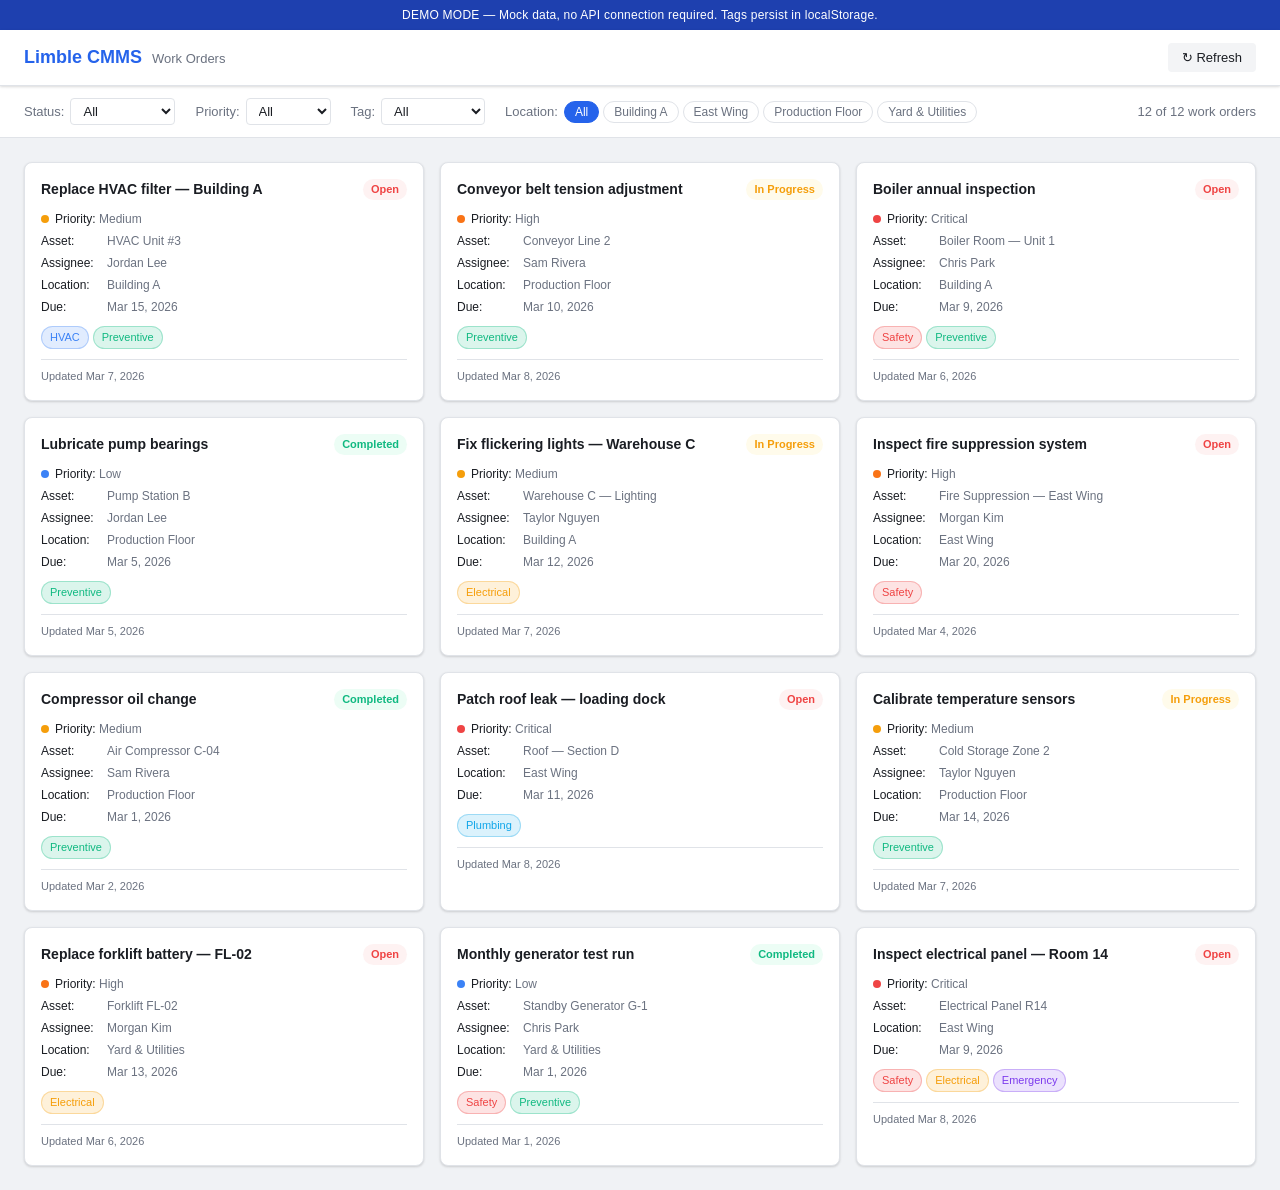
<file: demo.html>
<!DOCTYPE html>
<html lang="en">
<head>
  <meta charset="UTF-8" />
  <meta name="viewport" content="width=device-width, initial-scale=1.0" />
  <title>Limble CMMS Dashboard — Demo</title>
  <style>
:root {
  --color-bg: #f0f2f5;
  --color-surface: #ffffff;
  --color-border: #e0e3e8;
  --color-text: #1a1d23;
  --color-text-muted: #6b7280;
  --color-primary: #2563eb;
  --color-primary-hover: #1d4ed8;
  --color-secondary-bg: #f3f4f6;
  --color-secondary-hover: #e5e7eb;
  --status-open: #ef4444;
  --status-open-bg: #fef2f2;
  --status-in-progress: #f59e0b;
  --status-in-progress-bg: #fffbeb;
  --status-completed: #10b981;
  --status-completed-bg: #ecfdf5;
  --radius: 8px; --radius-sm: 4px;
  --shadow: 0 1px 3px rgba(0,0,0,0.1), 0 1px 2px rgba(0,0,0,0.06);
  --shadow-md: 0 4px 6px rgba(0,0,0,0.07), 0 2px 4px rgba(0,0,0,0.05);
}
*, *::before, *::after { box-sizing: border-box; margin: 0; padding: 0; }
body { font-family: -apple-system, BlinkMacSystemFont, "Segoe UI", Roboto, sans-serif;
       background: var(--color-bg); color: var(--color-text); font-size: 14px; line-height: 1.5; }

.demo-banner { background: #1e40af; color: #fff; text-align: center;
  padding: 6px 16px; font-size: 12px; font-weight: 500; letter-spacing: 0.02em; }

.header { background: var(--color-surface); border-bottom: 1px solid var(--color-border);
  padding: 0 24px; height: 56px; display: flex; align-items: center;
  justify-content: space-between; position: sticky; top: 0; z-index: 100; box-shadow: var(--shadow); }
.header-left { display: flex; align-items: baseline; gap: 10px; }
.header-title { font-size: 18px; font-weight: 700; color: var(--color-primary); }
.header-subtitle { font-size: 13px; color: var(--color-text-muted); }
.header-right { display: flex; gap: 8px; }

.btn { display: inline-flex; align-items: center; gap: 4px;
  padding: 7px 14px; border-radius: var(--radius-sm); border: none;
  font-size: 13px; font-weight: 500; cursor: pointer; transition: background 0.15s; }
.btn-secondary { background: var(--color-secondary-bg); color: var(--color-text); }
.btn-secondary:hover { background: var(--color-secondary-hover); }

.filter-bar { padding: 12px 24px; background: var(--color-surface);
  border-bottom: 1px solid var(--color-border); display: flex;
  align-items: center; gap: 20px; flex-wrap: wrap; }
.filter-group { display: flex; align-items: center; gap: 6px; font-size: 13px; color: var(--color-text-muted); }
.filter-group select { padding: 4px 8px; border: 1px solid var(--color-border);
  border-radius: var(--radius-sm); font-size: 13px;
  background: var(--color-surface); color: var(--color-text); cursor: pointer; }
.wo-count { margin-left: auto; font-size: 13px; color: var(--color-text-muted); }

/* Location switch */
.location-switch { display: flex; gap: 4px; flex-wrap: wrap; }
.loc-btn { padding: 3px 10px; border: 1px solid var(--color-border);
  border-radius: 12px; background: var(--color-surface); color: var(--color-text-muted);
  font-size: 12px; font-weight: 500; cursor: pointer;
  transition: background 0.12s, color 0.12s, border-color 0.12s; white-space: nowrap; }
.loc-btn:hover { background: var(--color-secondary-bg); color: var(--color-text); }
.loc-btn.active { background: var(--color-primary); border-color: var(--color-primary); color: #fff; }

.main { padding: 24px; max-width: 1400px; margin: 0 auto; }
.card-grid { display: grid; grid-template-columns: repeat(auto-fill, minmax(300px, 1fr)); gap: 16px; }

.card { background: var(--color-surface); border: 1px solid var(--color-border);
  border-radius: var(--radius); padding: 16px; box-shadow: var(--shadow);
  display: flex; flex-direction: column; gap: 10px; }
.card-header { display: flex; justify-content: space-between; align-items: flex-start; gap: 8px; }
.card-title { font-size: 14px; font-weight: 600; flex: 1; }

.badge { display: inline-block; padding: 2px 8px; border-radius: 12px;
  font-size: 11px; font-weight: 600; white-space: nowrap; flex-shrink: 0; }
.badge-open       { color: var(--status-open);        background: var(--status-open-bg); }
.badge-inprogress { color: var(--status-in-progress); background: var(--status-in-progress-bg); }
.badge-completed  { color: var(--status-completed);   background: var(--status-completed-bg); }

.card-meta { display: flex; flex-direction: column; gap: 4px; }
.card-meta-row { display: flex; align-items: center; gap: 6px; font-size: 12px; color: var(--color-text-muted); }
.card-meta-row .label { font-weight: 500; color: var(--color-text); min-width: 60px; }

.priority-dot { width: 8px; height: 8px; border-radius: 50%; flex-shrink: 0; }

.card-footer { font-size: 11px; color: var(--color-text-muted);
  border-top: 1px solid var(--color-border); padding-top: 8px; }
.state-box { text-align: center; padding: 60px 24px; color: var(--color-text-muted); }
.state-box h3 { font-size: 16px; margin-bottom: 6px; }

/* Tags */
.tag-chips { display: flex; flex-wrap: wrap; gap: 4px; }
.tag-chip { display: inline-flex; align-items: center; gap: 3px;
  padding: 2px 8px; border-radius: 12px; font-size: 11px; font-weight: 500; white-space: nowrap; }
  </style>
</head>
<body>
  <div class="demo-banner">DEMO MODE — Mock data, no API connection required. Tags persist in localStorage.</div>

  <header class="header">
    <div class="header-left">
      <h1 class="header-title">Limble CMMS</h1>
      <span class="header-subtitle">Work Orders</span>
    </div>
    <div class="header-right">
      <button id="btn-refresh" class="btn btn-secondary">&#8635; Refresh</button>
    </div>
  </header>

  <div class="filter-bar">
    <label class="filter-group">Status:
      <select id="filter-status">
        <option value="all">All</option>
        <option value="open">Open</option>
        <option value="inprogress">In Progress</option>
        <option value="completed">Completed</option>
      </select>
    </label>
    <label class="filter-group">Priority:
      <select id="filter-priority">
        <option value="all">All</option>
        <option value="none">None</option>
        <option value="low">Low</option>
        <option value="medium">Medium</option>
        <option value="high">High</option>
        <option value="critical">Critical</option>
      </select>
    </label>
    <label class="filter-group">Tag:
      <select id="filter-tag"><option value="all">All</option></select>
    </label>
    <div class="filter-group">
      Location:
      <div id="location-switch" class="location-switch"></div>
    </div>
    <span id="wo-count" class="wo-count"></span>
  </div>

  <main id="main" class="main"></main>

  <script>
'use strict';

const PRIORITY_MAP = {
  '':  { label: 'None',     cls: 'none',     color: '#9ca3af' },
  '1': { label: 'Low',      cls: 'low',      color: '#3b82f6' },
  '2': { label: 'Medium',   cls: 'medium',   color: '#f59e0b' },
  '3': { label: 'High',     cls: 'high',     color: '#f97316' },
  '4': { label: 'Critical', cls: 'critical', color: '#ef4444' },
};
const STATUS_MAP = {
  '1': { label: 'Open',        cls: 'open'       },
  '2': { label: 'In Progress', cls: 'inprogress' },
  '3': { label: 'Completed',   cls: 'completed'  },
};

// ── Mock work orders ──────────────────────────────────────────────────────────
const MOCK_WOS = [
  { id: 1001, name: 'Replace HVAC filter — Building A',    statusID: 1, priorityID: 2, assetName: 'HVAC Unit #3',              assignedTo: 'Jordan Lee',    dueDate: '2026-03-15', updatedAt: '2026-03-07T14:22:00Z', location: 'Building A'       },
  { id: 1002, name: 'Conveyor belt tension adjustment',    statusID: 2, priorityID: 3, assetName: 'Conveyor Line 2',           assignedTo: 'Sam Rivera',    dueDate: '2026-03-10', updatedAt: '2026-03-08T08:05:00Z', location: 'Production Floor' },
  { id: 1003, name: 'Boiler annual inspection',            statusID: 1, priorityID: 4, assetName: 'Boiler Room — Unit 1',      assignedTo: 'Chris Park',    dueDate: '2026-03-09', updatedAt: '2026-03-06T11:30:00Z', location: 'Building A'       },
  { id: 1004, name: 'Lubricate pump bearings',             statusID: 3, priorityID: 1, assetName: 'Pump Station B',            assignedTo: 'Jordan Lee',    dueDate: '2026-03-05', updatedAt: '2026-03-05T16:45:00Z', location: 'Production Floor' },
  { id: 1005, name: 'Fix flickering lights — Warehouse C', statusID: 2, priorityID: 2, assetName: 'Warehouse C — Lighting',    assignedTo: 'Taylor Nguyen', dueDate: '2026-03-12', updatedAt: '2026-03-07T09:18:00Z', location: 'Building A'       },
  { id: 1006, name: 'Inspect fire suppression system',     statusID: 1, priorityID: 3, assetName: 'Fire Suppression — East Wing', assignedTo: 'Morgan Kim', dueDate: '2026-03-20', updatedAt: '2026-03-04T13:00:00Z', location: 'East Wing'        },
  { id: 1007, name: 'Compressor oil change',               statusID: 3, priorityID: 2, assetName: 'Air Compressor C-04',       assignedTo: 'Sam Rivera',    dueDate: '2026-03-01', updatedAt: '2026-03-02T10:10:00Z', location: 'Production Floor' },
  { id: 1008, name: 'Patch roof leak — loading dock',      statusID: 1, priorityID: 4, assetName: 'Roof — Section D',          assignedTo: null,            dueDate: '2026-03-11', updatedAt: '2026-03-08T07:50:00Z', location: 'East Wing'        },
  { id: 1009, name: 'Calibrate temperature sensors',       statusID: 2, priorityID: 2, assetName: 'Cold Storage Zone 2',       assignedTo: 'Taylor Nguyen', dueDate: '2026-03-14', updatedAt: '2026-03-07T15:00:00Z', location: 'Production Floor' },
  { id: 1010, name: 'Replace forklift battery — FL-02',    statusID: 1, priorityID: 3, assetName: 'Forklift FL-02',            assignedTo: 'Morgan Kim',    dueDate: '2026-03-13', updatedAt: '2026-03-06T12:25:00Z', location: 'Yard & Utilities' },
  { id: 1011, name: 'Monthly generator test run',          statusID: 3, priorityID: 1, assetName: 'Standby Generator G-1',     assignedTo: 'Chris Park',    dueDate: '2026-03-01', updatedAt: '2026-03-01T09:00:00Z', location: 'Yard & Utilities' },
  { id: 1012, name: 'Inspect electrical panel — Room 14',  statusID: 1, priorityID: 4, assetName: 'Electrical Panel R14',      assignedTo: null,            dueDate: '2026-03-09', updatedAt: '2026-03-08T06:45:00Z', location: 'East Wing'        },
];

const DEFAULT_TAGS = [
  { id: 1, label: 'Safety',     color: '#ef4444' },
  { id: 2, label: 'Electrical', color: '#f59e0b' },
  { id: 3, label: 'HVAC',       color: '#3b82f6' },
  { id: 4, label: 'Preventive', color: '#10b981' },
  { id: 5, label: 'Emergency',  color: '#7c3aed' },
  { id: 6, label: 'Plumbing',   color: '#0ea5e9' },
];
const DEFAULT_WO_TAGS = {
  1001: [3, 4], 1002: [4],      1003: [1, 4], 1004: [4],
  1005: [2],    1006: [1],      1007: [4],    1008: [6],
  1009: [4],    1010: [2],      1011: [1, 4], 1012: [1, 2, 5],
};

// ── State ─────────────────────────────────────────────────────────────────────
function loadLS(key, def) {
  try { return JSON.parse(localStorage.getItem(key)) ?? def; } catch { return def; }
}
function saveLS(key, val) { localStorage.setItem(key, JSON.stringify(val)); }

const state = {
  workOrders: [...MOCK_WOS],
  filter: { status: 'all', priority: 'all', tag: 'all', location: 'all' },
  tags: loadLS('demo_tags', DEFAULT_TAGS),
  nextTagId: 0,
  woTagMap: loadLS('demo_wo_tags', DEFAULT_WO_TAGS),
};
state.nextTagId = state.tags.length ? Math.max(...state.tags.map(t => t.id)) + 1 : 7;

// ── Utilities ─────────────────────────────────────────────────────────────────
function escHtml(s) {
  return String(s ?? '').replace(/&/g,'&amp;').replace(/</g,'&lt;').replace(/>/g,'&gt;').replace(/"/g,'&quot;');
}
function fmtDate(v) {
  if (!v) return '—';
  try { return new Date(v).toLocaleDateString(undefined, { month:'short', day:'numeric', year:'numeric' }); }
  catch { return v; }
}
function hexToRgba(hex, a) {
  const r=parseInt(hex.slice(1,3),16), g=parseInt(hex.slice(3,5),16), b=parseInt(hex.slice(5,7),16);
  return `rgba(${r},${g},${b},${a})`;
}
function tagStyle(color) {
  return `background:${hexToRgba(color,0.15)};color:${color};border:1px solid ${hexToRgba(color,0.3)}`;
}
function woTagIds(wo) { return state.woTagMap[wo.id] ?? []; }
function tagChipsHtml(ids) {
  if (!ids?.length) return '';
  return '<div class="tag-chips">' + ids.map(id => {
    const t = state.tags.find(x => x.id === id);
    return t ? `<span class="tag-chip" style="${tagStyle(t.color)}">${escHtml(t.label)}</span>` : '';
  }).join('') + '</div>';
}

// ── Filters ───────────────────────────────────────────────────────────────────
function applyFilters(orders) {
  return orders.filter(wo => {
    const { status, priority, tag, location } = state.filter;
    if (status !== 'all') {
      const cls = STATUS_MAP[String(wo.statusID)]?.cls ?? '';
      if (cls !== status) return false;
    }
    if (priority !== 'all') {
      const cls = PRIORITY_MAP[String(wo.priorityID ?? '')]?.cls ?? 'none';
      if (cls !== priority) return false;
    }
    if (tag !== 'all') {
      if (!woTagIds(wo).includes(Number(tag))) return false;
    }
    if (location !== 'all') {
      if ((wo.location || 'Unassigned') !== location) return false;
    }
    return true;
  });
}

// ── Render ────────────────────────────────────────────────────────────────────
function renderCard(wo) {
  const st = STATUS_MAP[String(wo.statusID)] ?? { label: 'Unknown', cls: 'unknown' };
  const pr = PRIORITY_MAP[String(wo.priorityID ?? '')] ?? PRIORITY_MAP[''];
  const card = document.createElement('div');
  card.className = 'card';
  card.innerHTML = `
    <div class="card-header">
      <span class="card-title">${escHtml(wo.name)}</span>
      <span class="badge badge-${st.cls}">${st.label}</span>
    </div>
    <div class="card-meta">
      <div class="card-meta-row">
        <span class="priority-dot" style="background:${pr.color}"></span>
        <span><span class="label">Priority:</span> ${pr.label}</span>
      </div>
      ${wo.assetName ? `<div class="card-meta-row"><span class="label">Asset:</span> ${escHtml(wo.assetName)}</div>` : ''}
      ${wo.assignedTo ? `<div class="card-meta-row"><span class="label">Assignee:</span> ${escHtml(wo.assignedTo)}</div>` : ''}
      ${wo.location ? `<div class="card-meta-row"><span class="label">Location:</span> ${escHtml(wo.location)}</div>` : ''}
      ${wo.dueDate ? `<div class="card-meta-row"><span class="label">Due:</span> ${fmtDate(wo.dueDate)}</div>` : ''}
    </div>
    ${tagChipsHtml(woTagIds(wo))}
    <div class="card-footer">Updated ${fmtDate(wo.updatedAt)}</div>`;
  return card;
}

function renderMain() {
  const main = document.getElementById('main');
  const countEl = document.getElementById('wo-count');
  const filtered = applyFilters(state.workOrders);
  countEl.textContent = `${filtered.length} of ${state.workOrders.length} work orders`;
  if (!filtered.length) {
    main.innerHTML = '<div class="state-box"><h3>No work orders found</h3><p>Try adjusting your filters.</p></div>';
    return;
  }
  const grid = document.createElement('div');
  grid.className = 'card-grid';
  filtered.forEach(wo => grid.appendChild(renderCard(wo)));
  main.innerHTML = '';
  main.appendChild(grid);
}

function refreshTagFilter() {
  const sel = document.getElementById('filter-tag');
  const cur = sel.value;
  sel.innerHTML = '<option value="all">All</option>' +
    state.tags.map(t => `<option value="${t.id}">${escHtml(t.label)}</option>`).join('');
  sel.value = state.tags.find(t => String(t.id) === cur) ? cur : 'all';
  state.filter.tag = sel.value;
}

function refreshLocationSwitch() {
  const container = document.getElementById('location-switch');
  if (!container) return;
  const names = [...new Set(state.workOrders.map(wo => wo.location || 'Unassigned'))].sort();
  container.innerHTML = '';

  const allBtn = document.createElement('button');
  allBtn.type = 'button';
  allBtn.className = 'loc-btn' + (state.filter.location === 'all' ? ' active' : '');
  allBtn.textContent = 'All';
  allBtn.addEventListener('click', () => { state.filter.location = 'all'; refreshLocationSwitch(); renderMain(); });
  container.appendChild(allBtn);

  for (const name of names) {
    const btn = document.createElement('button');
    btn.type = 'button';
    btn.className = 'loc-btn' + (state.filter.location === name ? ' active' : '');
    btn.textContent = name;
    btn.addEventListener('click', () => { state.filter.location = name; refreshLocationSwitch(); renderMain(); });
    container.appendChild(btn);
  }
}

// ── Wire up ───────────────────────────────────────────────────────────────────
document.getElementById('filter-status').addEventListener('change', e => { state.filter.status = e.target.value; renderMain(); });
document.getElementById('filter-priority').addEventListener('change', e => { state.filter.priority = e.target.value; renderMain(); });
document.getElementById('filter-tag').addEventListener('change', e => { state.filter.tag = e.target.value; renderMain(); });
document.getElementById('btn-refresh').addEventListener('click', renderMain);

refreshTagFilter();
refreshLocationSwitch();
renderMain();
  </script>
</body>
</html>
</file>
